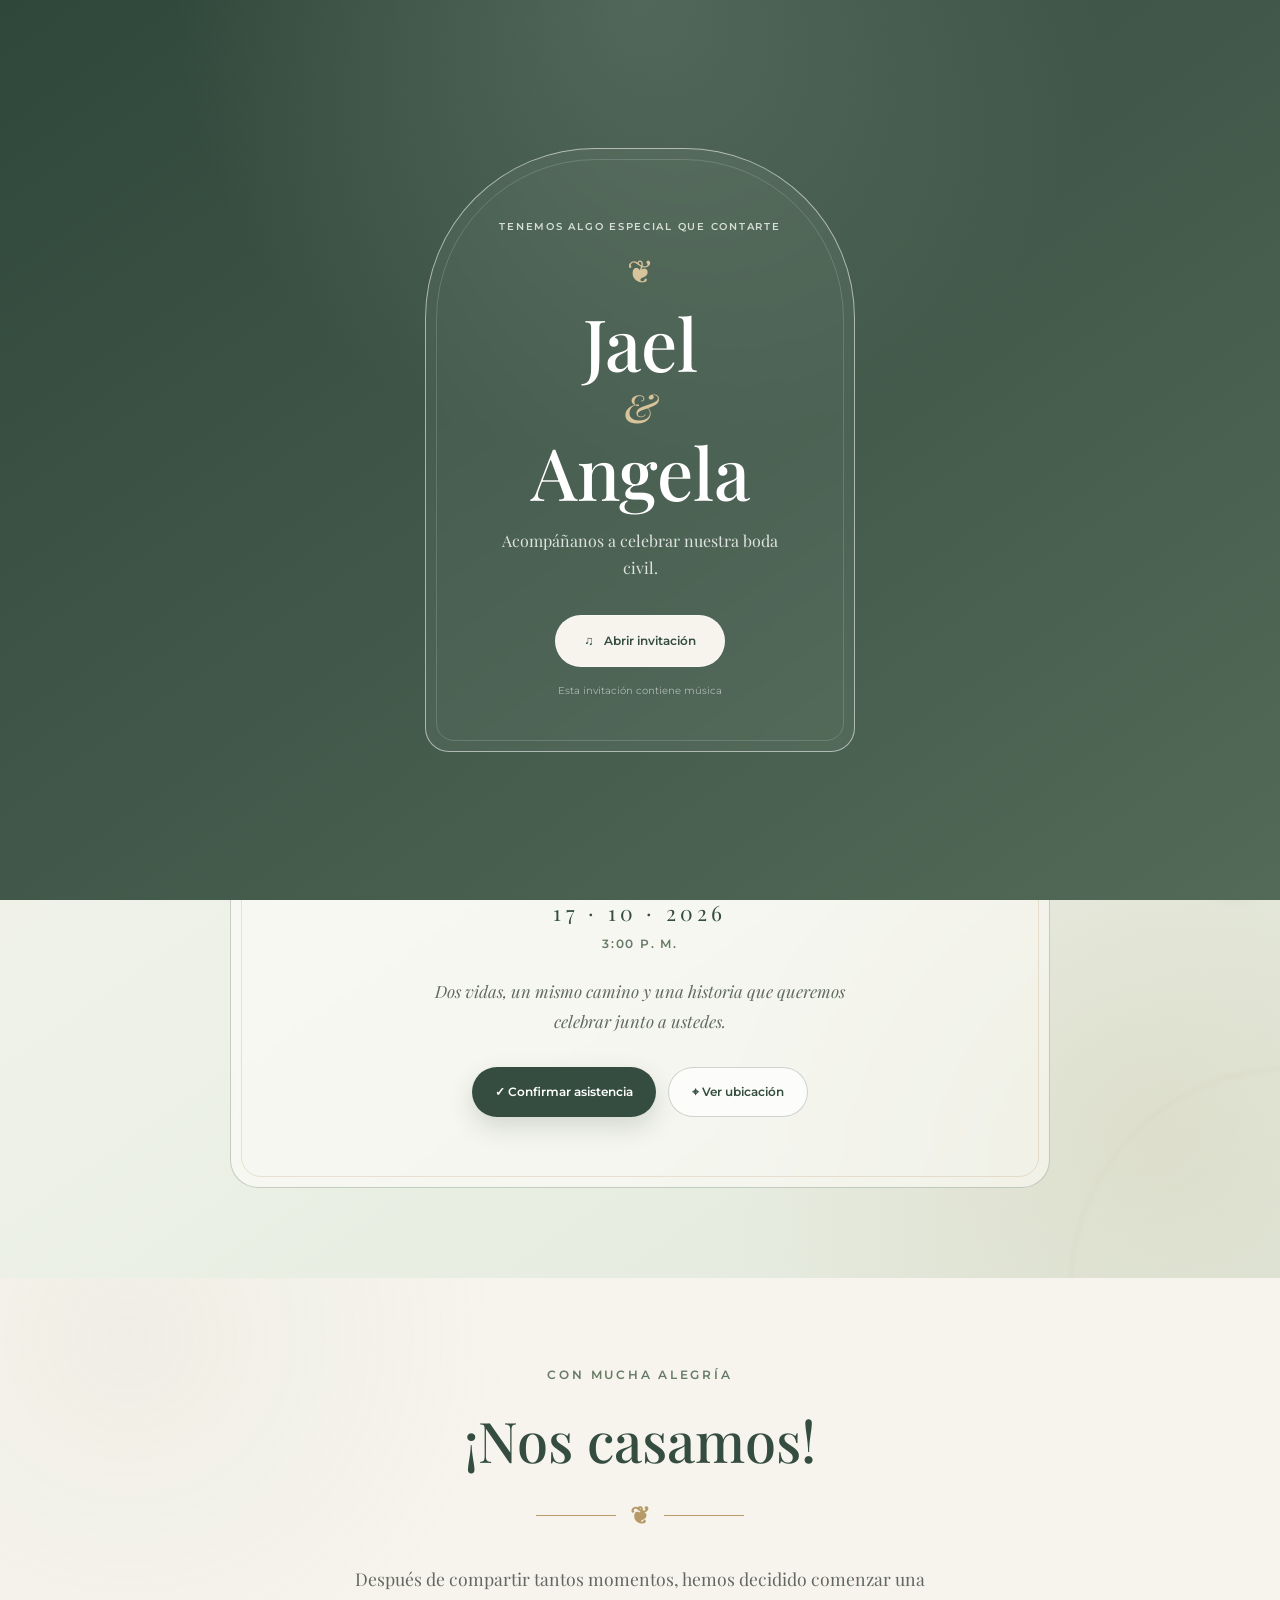
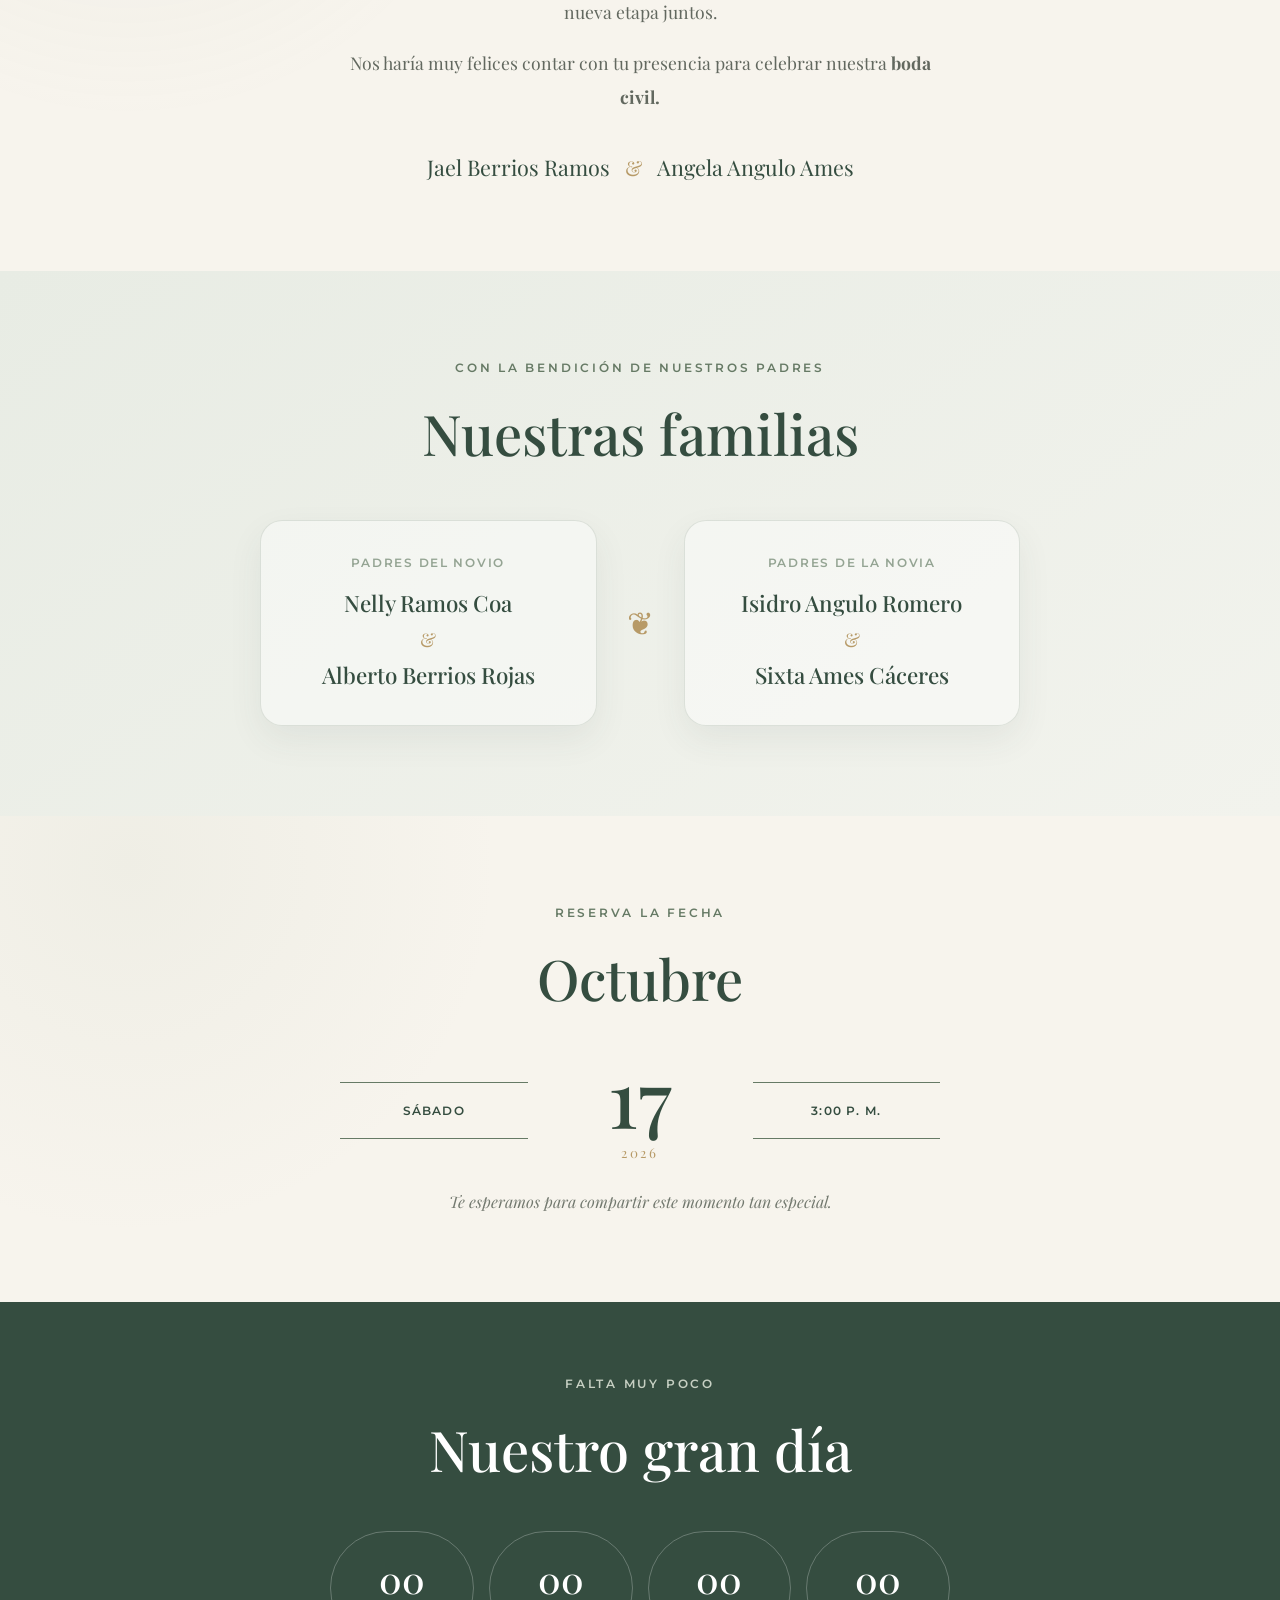
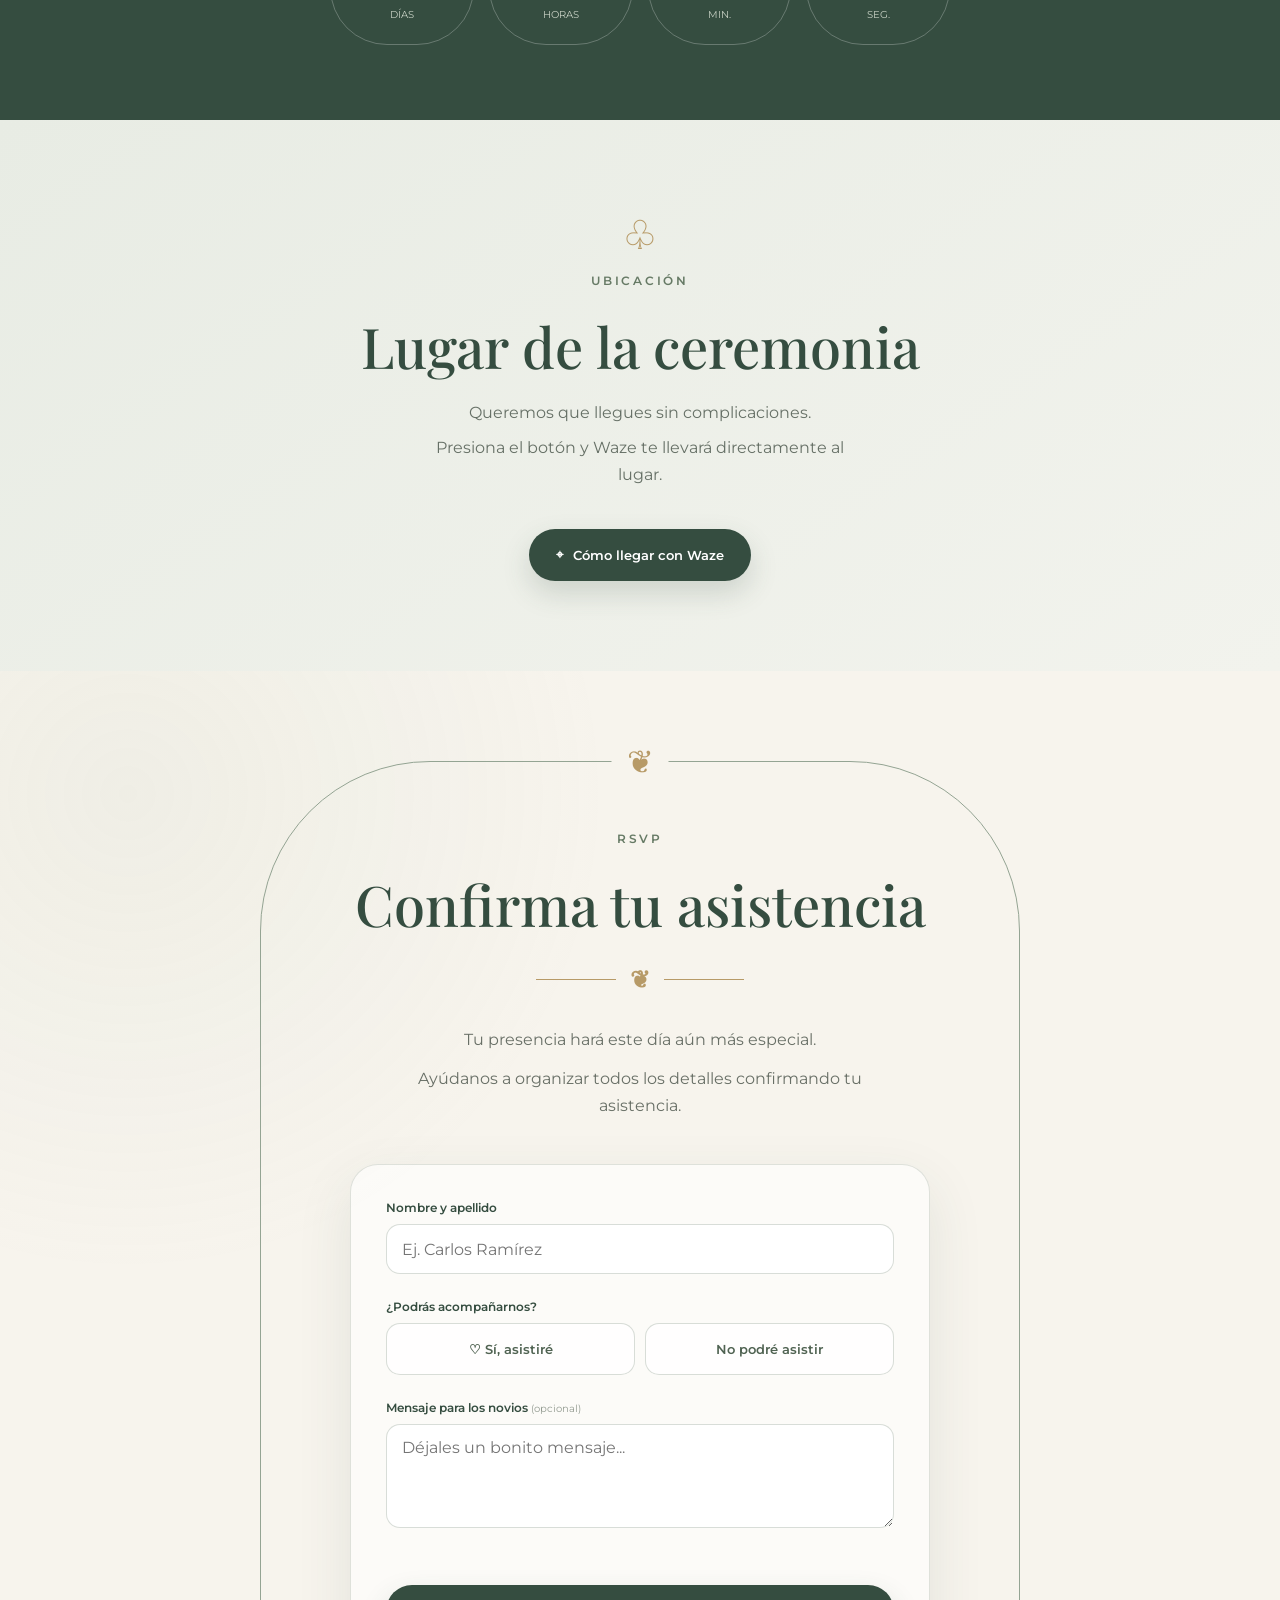
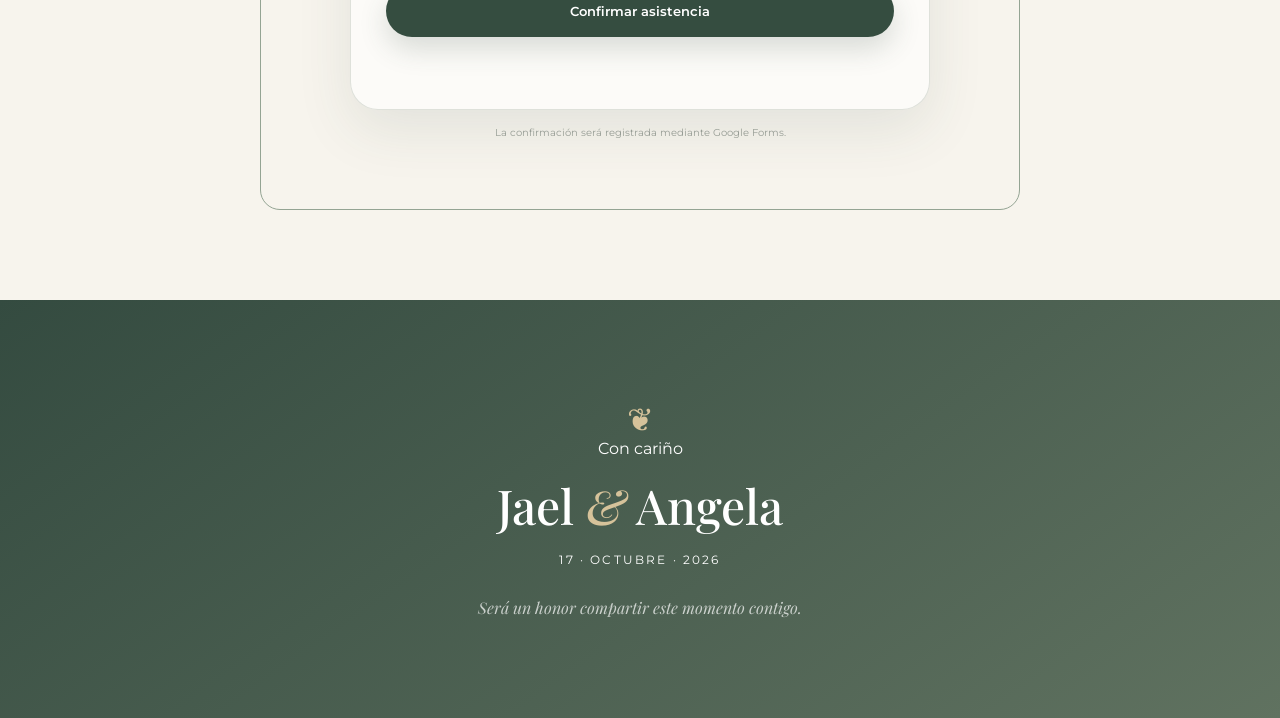
<file: jael-angela/index.html>
<!DOCTYPE html>
<html lang="es">

<head>

    <meta charset="UTF-8">

    <meta name="viewport" content="width=device-width, initial-scale=1.0">

    <meta name="theme-color" content="#3D5547">

    <title>
        Jael & Angela | Nuestra Boda Civil
    </title>

    <link rel="preconnect" href="https://fonts.googleapis.com">

    <link rel="preconnect" href="https://fonts.gstatic.com" crossorigin>

    <link
        href="https://fonts.googleapis.com/css2?family=Montserrat:wght@300;400;500;600&family=Playfair+Display:ital,wght@0,500;0,600;1,500&display=swap"
        rel="stylesheet">

    <link rel="stylesheet" href="./css/estilos.css">

</head>

<body>

    <!-- =========================================
     PANTALLA DE BIENVENIDA + MÚSICA
========================================== -->

    <div class="welcome-screen" id="welcomeScreen">

        <div class="welcome-card">

            <span class="welcome-small">
                TENEMOS ALGO ESPECIAL QUE CONTARTE
            </span>

            <div class="welcome-ornament">
                ❦
            </div>

            <h2>
                Jael
                <span>&</span>
                Angela
            </h2>

            <p>
                Acompáñanos a celebrar
                nuestra boda civil.
            </p>

            <button type="button" class="open-invitation-button" id="openInvitationButton">
                <span>♫</span>
                Abrir invitación
            </button>

            <small>
                Esta invitación contiene música
            </small>

        </div>

    </div>


    <!-- =========================================
     AUDIO
========================================== -->

    <audio id="weddingMusic" preload="auto" loop>

        <source src="./audio/golden-hour.mp3" type="audio/mpeg">

    </audio>


    <!-- =========================================
     CONTROL FLOTANTE DE MÚSICA
========================================== -->

    <button type="button" class="music-control" id="musicControl" aria-label="Activar o silenciar música"
        title="Música">

        <span id="musicIcon">
            ♫
        </span>

    </button>


    <!-- =========================================
         PORTADA
    ========================================== -->

    <!-- =========================================
     PORTADA PRINCIPAL CON FOTO
========================================== -->

    <header class="hero-wedding" id="inicio">

        <div class="hero-wedding-glow hero-glow-one"></div>
        <div class="hero-wedding-glow hero-glow-two"></div>


        <div class="hero-wedding-frame">

            <div class="hero-wedding-content reveal">


                <span class="hero-kicker">
                    NUESTRA BODA CIVIL
                </span>


                <!-- FOTO DE LOS NOVIOS -->

                <div class="wedding-photo-wrapper">

                    <div class="wedding-photo-decoration"></div>

                    <div class="wedding-photo-frame">

                        <img src="./img/novios.jpg" alt="Jael y Angela">

                    </div>

                </div>


                <!-- NOMBRES -->

                <h1 class="hero-couple-names">

                    Jael

                    <span>
                        &
                    </span>

                    Angela

                </h1>


                <div class="hero-floral-divider">

                    <span></span>

                    <b>
                        ❦
                    </b>

                    <span></span>

                </div>


                <p class="hero-wedding-date">
                    17 · 10 · 2026
                </p>


                <p class="hero-wedding-time">
                    3:00 P. M.
                </p>


                <p class="hero-wedding-message">

                    Dos vidas, un mismo camino
                    y una historia que queremos
                    celebrar junto a ustedes.

                </p>


                <div class="hero-wedding-actions">

                    <a href="#confirmacion" class="hero-button hero-button-primary">
                        ✓ Confirmar asistencia
                    </a>


                    <a href="#ubicacion" class="hero-button hero-button-secondary">
                        ⌖ Ver ubicación
                    </a>

                </div>


            </div>

        </div>

    </header>



    <!-- =========================================
         INVITACIÓN
    ========================================== -->

    <main>


        <section class="section invitation-section" id="invitacion">

            <div class="section-content reveal">


                <span class="section-small-title">
                    CON MUCHA ALEGRÍA
                </span>


                <h2>
                    ¡Nos casamos!
                </h2>


                <div class="leaf-divider">

                    <span></span>

                    <b>❦</b>

                    <span></span>

                </div>


                <p class="invitation-text">

                    Después de compartir tantos momentos,
                    hemos decidido comenzar una nueva etapa
                    juntos.

                </p>


                <p class="invitation-text">

                    Nos haría muy felices contar con tu
                    presencia para celebrar nuestra

                    <strong>
                        boda civil.
                    </strong>

                </p>


                <div class="couple-names">

                    <span>
                        Jael Berrios Ramos
                    </span>

                    <small>
                        &
                    </small>

                    <span>
                        Angela Angulo Ames
                    </span>

                </div>


            </div>

        </section>



        <!-- =========================================
             PADRES
        ========================================== -->

        <section class="section parents-section">

            <div class="section-content reveal">


                <span class="section-small-title">
                    CON LA BENDICIÓN DE NUESTROS PADRES
                </span>


                <h2>
                    Nuestras familias
                </h2>


                <div class="parents-grid">


                    <article class="parent-card">

                        <span class="family-label">
                            Padres del novio
                        </span>

                        <h3>
                            Nelly Ramos Coa
                        </h3>

                        <span class="ampersand">
                            &
                        </span>

                        <h3>
                            Alberto Berrios Rojas
                        </h3>

                    </article>


                    <div class="parents-ornament">
                        ❦
                    </div>


                    <article class="parent-card">

                        <span class="family-label">
                            Padres de la novia
                        </span>

                        <h3>
                            Isidro Angulo Romero
                        </h3>

                        <span class="ampersand">
                            &
                        </span>

                        <h3>
                            Sixta Ames Cáceres
                        </h3>

                    </article>


                </div>

            </div>

        </section>



        <!-- =========================================
             FECHA
        ========================================== -->

        <section class="section event-section">

            <div class="section-content reveal">

                <span class="section-small-title">
                    RESERVA LA FECHA
                </span>


                <h2>
                    Octubre
                </h2>


                <div class="date-card">

                    <div class="date-side">

                        <span>
                            SÁBADO
                        </span>

                    </div>


                    <div class="date-number">

                        <strong>
                            17
                        </strong>

                        <small>
                            2026
                        </small>

                    </div>


                    <div class="date-side">

                        <span>
                            3:00 P. M.
                        </span>

                    </div>

                </div>


                <p class="event-note">

                    Te esperamos para compartir
                    este momento tan especial.

                </p>

            </div>

        </section>



        <!-- =========================================
             CUENTA REGRESIVA
        ========================================== -->

        <section class="countdown-section">

            <div class="section-content reveal">

                <span class="section-small-title light">
                    FALTA MUY POCO
                </span>


                <h2>
                    Nuestro gran día
                </h2>


                <div class="countdown" id="countdown">


                    <div>

                        <strong id="days">
                            00
                        </strong>

                        <span>
                            Días
                        </span>

                    </div>


                    <div>

                        <strong id="hours">
                            00
                        </strong>

                        <span>
                            Horas
                        </span>

                    </div>


                    <div>

                        <strong id="minutes">
                            00
                        </strong>

                        <span>
                            Min.
                        </span>

                    </div>


                    <div>

                        <strong id="seconds">
                            00
                        </strong>

                        <span>
                            Seg.
                        </span>

                    </div>


                </div>

            </div>

        </section>



        <!-- =========================================
             UBICACIÓN
        ========================================== -->

        <section class="section location-section" id="ubicacion">

            <div class="section-content reveal">


                <span class="location-icon">
                    ♧
                </span>


                <span class="section-small-title">
                    UBICACIÓN
                </span>


                <h2>
                    Lugar de la ceremonia
                </h2>


                <p>

                    Queremos que llegues sin
                    complicaciones.

                </p>


                <p class="location-help">

                    Presiona el botón y Waze
                    te llevará directamente al lugar.

                </p>


                <a class="main-button"
                    href="https://waze.com/ul?ll=-16.454801559448242%2C-71.5513687133789&navigate=yes" target="_blank"
                    rel="noopener noreferrer">

                    <span>
                        ⌖
                    </span>

                    Cómo llegar con Waze

                </a>


            </div>

        </section>



        <!-- =========================================
             CONFIRMACIÓN
        ========================================== -->

        <section class="section confirmation-section" id="confirmacion">

            <div class="section-content reveal">


                <div class="confirmation-frame">


                    <span class="section-small-title">
                        RSVP
                    </span>


                    <h2>
                        Confirma tu asistencia
                    </h2>


                    <div class="leaf-divider">

                        <span></span>

                        <b>❦</b>

                        <span></span>

                    </div>


                    <p>

                        Tu presencia hará este día
                        aún más especial.

                    </p>


                    <p>

                        Ayúdanos a organizar todos
                        los detalles confirmando
                        tu asistencia.

                    </p>


                    <!-- =========================================
     FORMULARIO RSVP
========================================== -->

                    <div class="rsvp-card">

                        <div class="rsvp-form" id="rsvpFormContainer">

                            <div class="rsvp-question">

                                <label for="mainGuest">
                                    Nombre y apellido
                                </label>

                                <input type="text" id="mainGuest" maxlength="80" placeholder="Ej. Carlos Ramírez"
                                    autocomplete="name">

                            </div>


                            <div class="rsvp-question">

                                <label>
                                    ¿Podrás acompañarnos?
                                </label>

                                <div class="attendance-options">

                                    <button type="button" class="attendance-option" data-status="CONFIRMADO">
                                        ♡ Sí, asistiré
                                    </button>

                                    <button type="button" class="attendance-option" data-status="NO ASISTIRÁ">
                                        No podré asistir
                                    </button>

                                </div>

                            </div>


                            <div class="guest-section hidden" id="guestSection">

                                <div class="rsvp-question">

                                    <label for="guestQuantity">
                                        ¿Cuántas personas asistirán?
                                    </label>

                                    <select id="guestQuantity">

                                        <option value="1">
                                            1 persona
                                        </option>

                                        <option value="2">
                                            2 personas
                                        </option>

                                    </select>

                                </div>


                                <div class="guest-names" id="guestNames"></div>

                            </div>


                            <div class="rsvp-question">

                                <label for="rsvpMessage">
                                    Mensaje para los novios
                                    <small>(opcional)</small>
                                </label>

                                <textarea id="rsvpMessage" maxlength="250" rows="4"
                                    placeholder="Déjales un bonito mensaje..."></textarea>

                            </div>


                            <button type="button" class="main-button rsvp-submit" id="submitRsvp">
                                Confirmar asistencia
                            </button>


                            <div class="rsvp-status" id="rsvpStatus" aria-live="polite"></div>

                        </div>


                        <!-- RESULTADO -->

                        <div class="rsvp-success hidden" id="rsvpSuccess">

                            <span class="success-check">
                                ✓
                            </span>

                            <span class="section-small-title">
                                CONFIRMACIÓN REGISTRADA
                            </span>

                            <h3>
                                ¡Nos vemos en la boda!
                            </h3>

                            <p id="successMessage"></p>


                            <!-- PASE DIGITAL -->

                            <div class="digital-pass" id="digitalPass">

                                <span class="pass-small">
                                    BODA CIVIL
                                </span>

                                <h3>
                                    Jael
                                    <span>&</span>
                                    Angela
                                </h3>

                                <div class="pass-divider">
                                    ❦
                                </div>

                                <p class="pass-title">
                                    PASE DE INVITACIÓN
                                </p>

                                <strong class="pass-quantity" id="passQuantity">
                                    Pase válido para 1 persona
                                </strong>

                                <div class="pass-guests" id="passGuests"></div>

                                <div class="pass-event">

                                    <span>
                                        17 · OCTUBRE · 2026
                                    </span>

                                    <span>
                                        3:00 P. M.
                                    </span>

                                </div>

                                <div class="pass-code">

                                    Código

                                    <strong id="passCode">
                                        JA-0000
                                    </strong>

                                </div>

                            </div>


                            <button type="button" class="main-button" id="downloadPass">
                                ↓ Descargar mi pase
                            </button>

                        </div>

                    </div>


                    <!-- CONEXIÓN OCULTA CON GOOGLE -->

                    <iframe name="rsvpReceiver" id="rsvpReceiver" class="rsvp-iframe"
                        title="Procesamiento de confirmación"></iframe>


                    <form id="rsvpBridgeForm"
                        action="https://script.google.com/macros/s/AKfycbzFUN9d0MjkRHco6NWy_ouE1hRlnUusKA5ec4TmjV6EDqjpsCrBlxZCD7uB85QOJ4tW/exec"
                        method="POST" target="rsvpReceiver" class="rsvp-bridge">

                        <input type="hidden" name="payload" id="rsvpPayload">

                    </form>


                    <small class="confirmation-note">

                        La confirmación será registrada
                        mediante Google Forms.

                    </small>


                </div>

            </div>

        </section>



        <!-- =========================================
             CIERRE
        ========================================== -->

        <section class="final-section">

            <div class="final-content reveal">

                <span class="final-ornament">
                    ❦
                </span>


                <p>
                    Con cariño
                </p>


                <h2>

                    Jael

                    <span>&</span>

                    Angela

                </h2>


                <p class="final-date">
                    17 · OCTUBRE · 2026
                </p>


                <p class="final-message">

                    Será un honor compartir
                    este momento contigo.

                </p>

            </div>

        </section>


    </main>



    <script src="./js/script.js"></script>
    <script src="./js/musica.js"></script>
    <script src="./js/rsvp.js"></script>

</body>

</html>
</file>
<file: jael-angela/css/estilos.css>
/* ==============================================
   VARIABLES
============================================== */

:root {

    --olive-dark: #354D40;
    --olive: #667A65;
    --sage: #94A493;
    --sage-light: #C7D0C3;

    --cream: #F7F4ED;
    --cream-dark: #EEE9DF;

    --gold: #B79A67;

    --text: #313831;
    --white: #FFFFFF;

}


/* ==============================================
   RESET
============================================== */

* {
    box-sizing: border-box;
    margin: 0;
    padding: 0;
}


html {
    scroll-behavior: smooth;
}


body {

    background:
        var(--cream);

    color:
        var(--text);

    font-family:
        "Montserrat",
        sans-serif;

    overflow-x:
        hidden;

}


a {
    color: inherit;
}


button,
a {
    -webkit-tap-highlight-color:
        transparent;
}


/* ==============================================
   HERO
============================================== */

.hero {

    position: relative;

    min-height: 720px;

    display: flex;

    align-items: center;
    justify-content: center;

    padding:
        80px 24px;

    overflow: hidden;

    color:
        var(--white);

    text-align: center;

    background:

        radial-gradient(
            circle at center,
            rgba(255,255,255,.09),
            transparent 45%
        ),

        linear-gradient(
            145deg,
            #2F473B,
            #536A58 55%,
            #344B40
        );

}


.hero::before {

    content: "";

    position: absolute;

    inset:
        20px;

    border:
        1px solid
        rgba(255,255,255,.45);

    border-radius:
        180px 180px 20px 20px;

    pointer-events:
        none;

}


.hero::after {

    content: "";

    position: absolute;

    width:
        480px;

    height:
        480px;

    bottom:
        -340px;

    border:
        1px solid
        rgba(255,255,255,.15);

    border-radius:
        50%;

}


.hero-content {

    position: relative;

    z-index: 2;

    max-width:
        700px;

}


.eyebrow,
.section-small-title {

    display: block;

    margin-bottom:
        20px;

    font-size:
        .72rem;

    font-weight:
        600;

    letter-spacing:
        .24em;

}


.hero h1 {

    margin:
        18px 0;

    font-family:
        "Playfair Display",
        serif;

    font-size:
        clamp(
            3.7rem,
            11vw,
            6.8rem
        );

    font-weight:
        500;

    line-height:
        .94;

}


.hero h1 span {

    display: block;

    margin:
        12px;

    color:
        #D5C39E;

    font-size:
        .48em;

    font-style:
        italic;

}


.rings {

    color:
        #D5C39E;

    font-size:
        2rem;

    letter-spacing:
        -.45em;

}


.ornament {

    margin:
        12px 0;

    color:
        #D5C39E;

    font-size:
        2.2rem;

}


.hero-date {

    margin:
        20px 0;

    font-family:
        "Playfair Display",
        serif;

    font-size:
        1.4rem;

    letter-spacing:
        .18em;

}


.hero-message {

    max-width:
        470px;

    margin:
        25px auto;

    color:
        rgba(255,255,255,.82);

    font-family:
        "Playfair Display",
        serif;

    font-size:
        1.12rem;

    font-style:
        italic;

    line-height:
        1.8;

}


.scroll-button {

    width:
        48px;

    height:
        48px;

    display:
        inline-flex;

    align-items: center;
    justify-content: center;

    margin-top:
        20px;

    border:
        1px solid
        rgba(255,255,255,.55);

    border-radius:
        50%;

    color:
        white;

    text-decoration:
        none;

}


.hero-decoration {

    position: absolute;

    color:
        rgba(255,255,255,.12);

    font-family:
        "Playfair Display",
        serif;

    font-size:
        15rem;

}


.hero-decoration-left {

    left:
        -60px;

    bottom:
        -30px;

}


.hero-decoration-right {

    right:
        -60px;

    top:
        -40px;

    transform:
        rotate(180deg);

}


/* ==============================================
   SECCIONES
============================================== */

.section {

    padding:
        90px 24px;

}


.section-content {

    max-width:
        760px;

    margin:
        0 auto;

    text-align:
        center;

}


.section-small-title {

    color:
        var(--olive);

}


.section h2,
.countdown-section h2 {

    margin-bottom:
        20px;

    color:
        var(--olive-dark);

    font-family:
        "Playfair Display",
        serif;

    font-size:
        clamp(
            2.3rem,
            7vw,
            3.5rem
        );

    font-weight:
        500;

}


.leaf-divider {

    display: flex;

    align-items: center;
    justify-content: center;

    gap:
        14px;

    max-width:
        300px;

    margin:
        24px auto 32px;

    color:
        var(--gold);

}


.leaf-divider span {

    width:
        80px;

    height:
        1px;

    background:
        var(--gold);

}


.leaf-divider b {

    font-size:
        1.5rem;

}


/* ==============================================
   INVITACIÓN
============================================== */

.invitation-section {

    background:
        var(--cream);

}


.invitation-text {

    max-width:
        620px;

    margin:
        18px auto;

    color:
        #62685F;

    font-family:
        "Playfair Display",
        serif;

    font-size:
        1.1rem;

    line-height:
        1.9;

}


.couple-names {

    display: flex;

    align-items: center;
    justify-content: center;

    flex-wrap: wrap;

    gap:
        15px;

    margin-top:
        40px;

    color:
        var(--olive-dark);

    font-family:
        "Playfair Display",
        serif;

    font-size:
        1.35rem;

}


.couple-names small {

    color:
        var(--gold);

    font-size:
        1.3rem;

}


/* ==============================================
   PADRES
============================================== */

.parents-section {

    background:
        #EAEDE6;

}


.parents-grid {

    display: grid;

    grid-template-columns:
        1fr auto 1fr;

    gap:
        30px;

    align-items: center;

    margin-top:
        50px;

}


.parent-card {

    padding:
        35px 20px;

}


.family-label {

    display: block;

    margin-bottom:
        18px;

    color:
        var(--sage);

    font-size:
        .72rem;

    font-weight:
        600;

    letter-spacing:
        .15em;

    text-transform:
        uppercase;

}


.parent-card h3 {

    color:
        var(--olive-dark);

    font-family:
        "Playfair Display",
        serif;

    font-size:
        1.4rem;

    font-weight:
        500;

}


.ampersand {

    display: block;

    margin:
        8px;

    color:
        var(--gold);

    font-family:
        "Playfair Display",
        serif;

    font-size:
        1.2rem;

}


.parents-ornament {

    color:
        var(--gold);

    font-size:
        2rem;

}


/* ==============================================
   FECHA
============================================== */

.event-section {

    background:
        var(--cream);

}


.date-card {

    max-width:
        600px;

    display: grid;

    grid-template-columns:
        1fr 1.2fr 1fr;

    align-items: center;

    margin:
        45px auto 30px;

}


.date-side {

    padding:
        20px 10px;

    border-top:
        1px solid
        var(--olive);

    border-bottom:
        1px solid
        var(--olive);

    color:
        var(--olive-dark);

    font-size:
        .76rem;

    font-weight:
        600;

    letter-spacing:
        .1em;

}


.date-number {

    color:
        var(--olive-dark);

    font-family:
        "Playfair Display",
        serif;

}


.date-number strong {

    display: block;

    font-size:
        5rem;

    font-weight:
        500;

    line-height:
        .9;

}


.date-number small {

    display: block;

    margin-top:
        12px;

    color:
        var(--gold);

    letter-spacing:
        .2em;

}


.event-note {

    color:
        #73796F;

    font-family:
        "Playfair Display",
        serif;

    font-style:
        italic;

}


/* ==============================================
   COUNTDOWN
============================================== */

.countdown-section {

    padding:
        75px 20px;

    color:
        white;

    background:
        var(--olive-dark);

}


.countdown-section h2 {

    color:
        white;

}


.section-small-title.light {

    color:
        var(--sage-light);

}


.countdown {

    display: grid;

    grid-template-columns:
        repeat(4, 1fr);

    gap:
        15px;

    max-width:
        620px;

    margin:
        45px auto 0;

}


.countdown div {

    padding:
        22px 10px;

    border:
        1px solid
        rgba(255,255,255,.25);

    border-radius:
        100px;

}


.countdown strong {

    display: block;

    font-family:
        "Playfair Display",
        serif;

    font-size:
        2.3rem;

    font-weight:
        500;

}


.countdown span {

    color:
        var(--sage-light);

    font-size:
        .65rem;

    text-transform:
        uppercase;

}


/* ==============================================
   UBICACIÓN
============================================== */

.location-section {

    background:
        #E9ECE5;

}


.location-icon {

    display: block;

    margin-bottom:
        15px;

    color:
        var(--gold);

    font-size:
        2.5rem;

}


.location-section p {

    margin:
        12px auto;

    color:
        #667066;

}


.location-help {

    max-width:
        430px;

    line-height:
        1.7;

}


/* ==============================================
   BOTÓN
============================================== */

.main-button {

    min-height:
        52px;

    display:
        inline-flex;

    align-items: center;
    justify-content: center;

    gap:
        10px;

    margin-top:
        28px;

    padding:
        0 27px;

    border:
        0;

    border-radius:
        50px;

    background:
        var(--olive-dark);

    color:
        white;

    font-family:
        "Montserrat",
        sans-serif;

    font-size:
        .82rem;

    font-weight:
        600;

    text-decoration:
        none;

    cursor:
        pointer;

    transition:
        transform .25s ease,
        background .25s ease;

}


.main-button:hover {

    background:
        var(--olive);

    transform:
        translateY(-2px);

}


/* ==============================================
   CONFIRMACIÓN
============================================== */

.confirmation-section {

    background:
        var(--cream);

}


.confirmation-frame {

    position: relative;

    padding:
        70px 30px;

    border:
        1px solid
        var(--sage);

    border-radius:
        170px 170px 20px 20px;

}


.confirmation-frame::before {

    content: "❦";

    position: absolute;

    top:
        -20px;

    left:
        50%;

    padding:
        0 15px;

    background:
        var(--cream);

    color:
        var(--gold);

    font-size:
        2rem;

    transform:
        translateX(-50%);

}


.confirmation-frame p {

    max-width:
        500px;

    margin:
        12px auto;

    color:
        #686F66;

    line-height:
        1.7;

}


.confirmation-note {

    display: block;

    margin-top:
        16px;

    color:
        #969C94;

    font-size:
        .65rem;

}


/* ==============================================
   FINAL
============================================== */

.final-section {

    padding:
        100px 24px;

    color:
        white;

    text-align:
        center;

    background:
        linear-gradient(
            145deg,
            #344B40,
            #607260
        );

}


.final-content {

    max-width:
        600px;

    margin:
        auto;

}


.final-ornament {

    color:
        #D6C29A;

    font-size:
        2rem;

}


.final-section h2 {

    margin:
        15px 0;

    font-family:
        "Playfair Display",
        serif;

    font-size:
        3rem;

    font-weight:
        500;

}


.final-section h2 span {

    color:
        #D6C29A;

    font-style:
        italic;

}


.final-date {

    letter-spacing:
        .18em;

    font-size:
        .75rem;

}


.final-message {

    margin-top:
        30px;

    color:
        rgba(255,255,255,.7);

    font-family:
        "Playfair Display",
        serif;

    font-style:
        italic;

}


/* ==============================================
   ANIMACIONES
============================================== */

.reveal {

    opacity: 0;

    transform:
        translateY(25px);

    transition:
        opacity .8s ease,
        transform .8s ease;

}


.reveal.visible {

    opacity: 1;

    transform:
        translateY(0);

}


/* ==============================================
   MOBILE
============================================== */

@media (
    max-width: 650px
) {

    .hero {

        min-height:
            680px;

    }


    .hero::before {

        inset:
            14px;

        border-radius:
            150px 150px 18px 18px;

    }


    .parents-grid {

        grid-template-columns:
            1fr;

        gap:
            5px;

    }


    .parents-ornament {

        transform:
            rotate(90deg);

    }


    .date-card {

        grid-template-columns:
            1fr 1.1fr 1fr;

    }


    .date-number strong {

        font-size:
            4rem;

    }


    .date-side {

        padding:
            15px 4px;

        font-size:
            .63rem;

    }


    .countdown {

        gap:
            8px;

    }


    .countdown div {

        padding:
            18px 5px;

    }


    .countdown strong {

        font-size:
            1.65rem;

    }


    .confirmation-frame {

        padding:
            60px 22px;

        border-radius:
            120px 120px 16px 16px;

    }

}


/* ==============================================
   REDUCIR MOVIMIENTO
============================================== */

@media (
    prefers-reduced-motion: reduce
) {

    html {
        scroll-behavior:
            auto;
    }


    .reveal {

        opacity: 1;

        transform: none;

        transition: none;

    }

}

/* ==============================================
   PANTALLA DE BIENVENIDA
============================================== */

.welcome-screen {

    position: fixed;

    inset: 0;

    z-index: 9999;

    display: flex;

    align-items: center;
    justify-content: center;

    padding: 25px;

    background:
        radial-gradient(
            circle at top,
            rgba(148, 164, 147, .28),
            transparent 42%
        ),
        linear-gradient(
            145deg,
            #2F473B,
            #536A58
        );

    transition:
        opacity .7s ease,
        visibility .7s ease;

}


.welcome-screen.hidden {

    opacity: 0;

    visibility: hidden;

    pointer-events: none;

}


.welcome-card {

    position: relative;

    width: min(
        100%,
        430px
    );

    padding:
        70px 30px
        55px;

    border:
        1px solid
        rgba(
            255,
            255,
            255,
            .55
        );

    border-radius:
        170px 170px
        24px 24px;

    color:
        #FFFFFF;

    text-align:
        center;

    background:
        rgba(
            255,
            255,
            255,
            .05
        );

    backdrop-filter:
        blur(5px);

}


.welcome-card::before {

    content: "";

    position: absolute;

    inset: 10px;

    border:
        1px solid
        rgba(
            255,
            255,
            255,
            .16
        );

    border-radius:
        160px 160px
        18px 18px;

    pointer-events: none;

}


.welcome-small {

    position: relative;

    z-index: 2;

    display: block;

    margin-bottom:
        16px;

    color:
        #D6DFD3;

    font-size:
        .64rem;

    font-weight:
        600;

    letter-spacing:
        .17em;

    line-height:
        1.6;

}


.welcome-ornament {

    position: relative;

    z-index: 2;

    margin-bottom:
        10px;

    color:
        #D8C49B;

    font-size:
        2rem;

}


.welcome-card h2 {

    position: relative;

    z-index: 2;

    margin:
        15px 0;

    font-family:
        "Playfair Display",
        serif;

    font-size:
        clamp(
            2.8rem,
            12vw,
            4.5rem
        );

    font-weight:
        500;

    line-height:
        1;

}


.welcome-card h2 span {

    display: block;

    margin:
        9px 0;

    color:
        #D8C49B;

    font-size:
        .55em;

    font-style:
        italic;

}


.welcome-card p {

    position: relative;

    z-index: 2;

    max-width:
        290px;

    margin:
        20px auto 5px;

    color:
        rgba(
            255,
            255,
            255,
            .82
        );

    font-family:
        "Playfair Display",
        serif;

    font-size:
        1rem;

    line-height:
        1.7;

}


.open-invitation-button {

    position: relative;

    z-index: 2;

    min-height:
        52px;

    display:
        inline-flex;

    align-items: center;
    justify-content: center;

    gap:
        10px;

    margin-top:
        28px;

    padding:
        0 28px;

    border:
        1px solid
        rgba(
            255,
            255,
            255,
            .4
        );

    border-radius:
        100px;

    background:
        #F7F4ED;

    color:
        #354D40;

    font-family:
        "Montserrat",
        sans-serif;

    font-size:
        .78rem;

    font-weight:
        600;

    cursor:
        pointer;

    transition:
        transform .25s ease,
        background .25s ease;

}


.open-invitation-button:hover {

    transform:
        translateY(-2px);

    background:
        #FFFFFF;

}


.welcome-card small {

    position: relative;

    z-index: 2;

    display: block;

    margin-top:
        17px;

    color:
        rgba(
            255,
            255,
            255,
            .55
        );

    font-size:
        .62rem;

}


/* ==============================================
   BOTÓN FLOTANTE DE MÚSICA
============================================== */

.music-control {

    position: fixed;

    right: 20px;

    bottom: 20px;

    z-index: 900;

    width: 52px;

    height: 52px;

    display: flex;

    align-items: center;
    justify-content: center;

    border:
        1px solid
        rgba(
            255,
            255,
            255,
            .3
        );

    border-radius:
        50%;

    background:
        #354D40;

    color:
        #FFFFFF;

    font-size:
        1.25rem;

    cursor:
        pointer;

    box-shadow:
        0 8px 25px
        rgba(
            0,
            0,
            0,
            .16
        );

    transition:
        transform .25s ease,
        background .25s ease;

}


.music-control:hover {

    transform:
        scale(1.06);

    background:
        #667A65;

}


.music-control.muted {

    background:
        #94A493;

    opacity:
        .85;

}


.music-control.playing #musicIcon {

    animation:
        musicPulse
        1.5s
        ease-in-out
        infinite;

}


@keyframes musicPulse {

    0%,
    100% {

        transform:
            scale(1);

    }

    50% {

        transform:
            scale(1.18);

    }

}


@media (
    max-width: 650px
) {

    .welcome-card {

        padding:
            65px 24px
            48px;

        border-radius:
            130px 130px
            20px 20px;

    }


    .music-control {

        right: 16px;

        bottom: 16px;

        width: 48px;

        height: 48px;

    }

}

/* =========================================================
   NUEVA PORTADA - FOTO DE LOS NOVIOS
========================================================= */

.hero-wedding {

    position: relative;

    overflow: hidden;

    min-height: 760px;

    display: flex;

    align-items: center;
    justify-content: center;

    padding:
        90px 24px;

    background:

        radial-gradient(
            circle at 12% 12%,
            rgba(169, 185, 160, .38),
            transparent 32%
        ),

        radial-gradient(
            circle at 90% 88%,
            rgba(183, 154, 103, .15),
            transparent 27%
        ),

        linear-gradient(
            145deg,
            #F8F4EC 0%,
            #EDF1E7 55%,
            #E1E8DB 100%
        );

}


/* MARCO EXTERIOR */

.hero-wedding-frame {

    position: relative;

    z-index: 2;

    width: min(
        100%,
        820px
    );

    padding:
        70px 30px;

    border:
        1px solid
        rgba(
            79,
            107,
            79,
            .30
        );

    border-radius:
        260px 260px 28px 28px;

    background:
        rgba(
            255,
            253,
            249,
            .54
        );

    backdrop-filter:
        blur(4px);

}


.hero-wedding-frame::before {

    content: "";

    position: absolute;

    inset: 10px;

    border:
        1px solid
        rgba(
            183,
            154,
            103,
            .24
        );

    border-radius:
        250px 250px 20px 20px;

    pointer-events: none;

}


/* CONTENIDO */

.hero-wedding-content {

    position: relative;

    z-index: 3;

    max-width:
        670px;

    margin:
        0 auto;

    text-align: center;

}


.hero-kicker {

    display: block;

    margin-bottom:
        28px;

    color:
        #667A65;

    font-size:
        .70rem;

    font-weight:
        600;

    letter-spacing:
        .25em;

}


/* =========================================================
   FOTO
========================================================= */

.wedding-photo-wrapper {

    position: relative;

    width:
        292px;

    margin:
        0 auto 38px;

}


.wedding-photo-frame {

    position: relative;

    z-index: 3;

    width:
        292px;

    height:
        350px;

    padding:
        7px;

    overflow: hidden;

    border:
        1px solid
        rgba(
            255,
            255,
            255,
            .9
        );

    border-radius:
        150px 150px 24px 24px;

    background:
        #FFFFFF;

    box-shadow:
        0 24px 55px
        rgba(
            53,
            77,
            64,
            .20
        );

}


.wedding-photo-frame img {

    width:
        100%;

    height:
        100%;

    display: block;

    object-fit:
        cover;

    border-radius:
        143px 143px 18px 18px;

}


/* MARCO DORADO DETRÁS */

.wedding-photo-decoration {

    position: absolute;

    z-index: 1;

    inset:
        -11px;

    border:
        1px solid
        rgba(
            183,
            154,
            103,
            .58
        );

    border-radius:
        160px 160px 30px 30px;

}


/* DETALLE DECORATIVO */

.wedding-photo-wrapper::before {

    content: "❦";

    position: absolute;

    z-index: 4;

    top:
        18px;

    left:
        -32px;

    color:
        #667A65;

    font-size:
        3rem;

    transform:
        rotate(-35deg);

    opacity:
        .55;

}


.wedding-photo-wrapper::after {

    content: "❦";

    position: absolute;

    z-index: 4;

    right:
        -32px;

    bottom:
        20px;

    color:
        #667A65;

    font-size:
        3rem;

    transform:
        rotate(145deg);

    opacity:
        .55;

}


/* =========================================================
   NOMBRES
========================================================= */

.hero-couple-names {

    margin:
        0;

    color:
        #354D40;

    font-family:
        "Playfair Display",
        serif;

    font-size:
        clamp(
            3rem,
            9vw,
            5.4rem
        );

    font-weight:
        500;

    line-height:
        .98;

}


.hero-couple-names span {

    display: block;

    margin:
        7px 0;

    color:
        #B79A67;

    font-size:
        .54em;

    font-style:
        italic;

}


/* =========================================================
   SEPARADOR
========================================================= */

.hero-floral-divider {

    display: flex;

    align-items: center;
    justify-content: center;

    gap:
        13px;

    max-width:
        240px;

    margin:
        25px auto;

    color:
        #B79A67;

}


.hero-floral-divider span {

    width:
        72px;

    height:
        1px;

    background:
        linear-gradient(
            90deg,
            transparent,
            #B79A67
        );

}


.hero-floral-divider span:last-child {

    background:
        linear-gradient(
            90deg,
            #B79A67,
            transparent
        );

}


.hero-floral-divider b {

    font-size:
        1.4rem;

}


/* =========================================================
   FECHA
========================================================= */

.hero-wedding-date {

    margin:
        0;

    color:
        #354D40;

    font-family:
        "Playfair Display",
        serif;

    font-size:
        1.32rem;

    letter-spacing:
        .20em;

}


.hero-wedding-time {

    margin:
        10px 0 0;

    color:
        #667A65;

    font-size:
        .76rem;

    font-weight:
        600;

    letter-spacing:
        .15em;

}


.hero-wedding-message {

    max-width:
        470px;

    margin:
        25px auto 0;

    color:
        #626B60;

    font-family:
        "Playfair Display",
        serif;

    font-size:
        1.05rem;

    font-style:
        italic;

    line-height:
        1.8;

}


/* =========================================================
   BOTONES PORTADA
========================================================= */

.hero-wedding-actions {

    display: flex;

    flex-wrap: wrap;

    justify-content: center;

    gap:
        12px;

    margin-top:
        30px;

}


.hero-button {

    min-height:
        50px;

    display:
        inline-flex;

    align-items: center;
    justify-content: center;

    padding:
        0 23px;

    border-radius:
        999px;

    font-size:
        .75rem;

    font-weight:
        600;

    text-decoration:
        none;

    transition:
        transform .25s ease,
        box-shadow .25s ease,
        background .25s ease;

}


.hero-button-primary {

    background:
        #354D40;

    color:
        #FFFFFF;

    box-shadow:
        0 10px 25px
        rgba(
            53,
            77,
            64,
            .18
        );

}


.hero-button-secondary {

    border:
        1px solid
        rgba(
            53,
            77,
            64,
            .24
        );

    background:
        rgba(
            255,
            255,
            255,
            .72
        );

    color:
        #354D40;

}


.hero-button:hover {

    transform:
        translateY(-2px);

}


/* =========================================================
   MANCHAS DECORATIVAS DE FONDO
========================================================= */

.hero-wedding-glow {

    position: absolute;

    border-radius:
        50%;

    filter:
        blur(2px);

    pointer-events:
        none;

}


.hero-glow-one {

    width:
        370px;

    height:
        370px;

    top:
        -180px;

    left:
        -150px;

    border:
        1px solid
        rgba(
            79,
            107,
            79,
            .13
        );

}


.hero-glow-two {

    width:
        440px;

    height:
        440px;

    right:
        -230px;

    bottom:
        -230px;

    border:
        1px solid
        rgba(
            183,
            154,
            103,
            .16
        );

}


/* =========================================================
   MEJORAR VISUALMENTE LAS SECCIONES EXISTENTES
========================================================= */

.invitation-section,
.event-section,
.confirmation-section {

    position: relative;

    background:

        radial-gradient(
            circle at 10% 10%,
            rgba(169, 185, 160, .10),
            transparent 30%
        ),

        #F7F4ED;

}


.parents-section,
.location-section {

    position: relative;

    background:

        linear-gradient(
            145deg,
            #E8ECE4,
            #F2F3ED
        );

}


/* TARJETAS PADRES */

.parent-card {

    border:
        1px solid
        rgba(
            102,
            122,
            101,
            .18
        );

    border-radius:
        22px;

    background:
        rgba(
            255,
            255,
            255,
            .42
        );

    box-shadow:
        0 14px 35px
        rgba(
            53,
            77,
            64,
            .07
        );

}


/* BOTONES PRINCIPALES */

.main-button {

    box-shadow:
        0 12px 28px
        rgba(
            53,
            77,
            64,
            .18
        );

}


/* =========================================================
   MOBILE
========================================================= */

@media (
    max-width: 650px
) {

    .hero-wedding {

        min-height:
            auto;

        padding:
            55px 16px;

    }


    .hero-wedding-frame {

        padding:
            58px 18px 48px;

        border-radius:
            150px 150px 22px 22px;

    }


    .hero-wedding-frame::before {

        border-radius:
            143px 143px 16px 16px;

    }


    .wedding-photo-wrapper,
    .wedding-photo-frame {

        width:
            235px;

    }


    .wedding-photo-frame {

        height:
            285px;

    }


    .wedding-photo-wrapper::before {

        left:
            -20px;

        font-size:
            2.3rem;

    }


    .wedding-photo-wrapper::after {

        right:
            -20px;

        font-size:
            2.3rem;

    }


    .hero-wedding-actions {

        flex-direction:
            column;

        align-items:
            stretch;

    }


    .hero-button {

        width:
            100%;

    }

}

/* =========================================================
   RSVP
========================================================= */

.rsvp-card {

    max-width: 580px;
    margin: 45px auto 0;
    padding: 35px;

    border: 1px solid rgba(102, 122, 101, .20);
    border-radius: 28px;

    background: rgba(255, 255, 255, .60);

    box-shadow:
        0 20px 55px
        rgba(53, 77, 64, .10);

}


.rsvp-question {

    margin-bottom: 25px;
    text-align: left;

}


.rsvp-question label {

    display: block;

    margin-bottom: 9px;

    color: var(--olive-dark);

    font-size: .78rem;
    font-weight: 600;

}


.rsvp-question label small {

    color: #929A90;
    font-weight: 400;

}


.rsvp-question input,
.rsvp-question select,
.rsvp-question textarea {

    width: 100%;

    min-height: 50px;

    padding: 13px 15px;

    border: 1px solid rgba(102, 122, 101, .25);

    border-radius: 14px;

    outline: none;

    background: rgba(255, 255, 255, .88);

    color: #354D40;

    font-family: "Montserrat", sans-serif;

    font-size: 16px;

}


.rsvp-question textarea {

    resize: vertical;

}


.rsvp-question input:focus,
.rsvp-question select:focus,
.rsvp-question textarea:focus {

    border-color: #667A65;

    box-shadow:
        0 0 0 3px
        rgba(102, 122, 101, .10);

}


.attendance-options {

    display: grid;

    grid-template-columns:
        1fr 1fr;

    gap: 10px;

}


.attendance-option {

    min-height: 52px;

    padding: 10px;

    border:
        1px solid
        rgba(102, 122, 101, .25);

    border-radius: 14px;

    background:
        rgba(255, 255, 255, .78);

    color: #506352;

    font-family:
        "Montserrat",
        sans-serif;

    font-weight: 600;

    cursor: pointer;

}


.attendance-option.selected {

    border-color: #354D40;

    background: #354D40;

    color: white;

}


.guest-input {

    width: 100%;

    min-height: 50px;

    margin-top: 10px;

    padding: 13px 15px;

    border:
        1px solid
        rgba(102, 122, 101, .25);

    border-radius: 14px;

    outline: none;

    background:
        rgba(255, 255, 255, .88);

    color: #354D40;

    font-family:
        "Montserrat",
        sans-serif;

    font-size: 16px;

}


.rsvp-submit {

    width: 100%;

}


.rsvp-submit:disabled {

    cursor: wait;

    opacity: .65;

}


.rsvp-status {

    min-height: 22px;

    margin-top: 15px;

    color: #8C594F;

    font-size: .78rem;

    line-height: 1.5;

    text-align: center;

}


.hidden {

    display: none !important;

}


/* RESULTADO */

.rsvp-success {

    text-align: center;

}


.success-check {

    width: 55px;
    height: 55px;

    display: flex;

    align-items: center;
    justify-content: center;

    margin: 0 auto 18px;

    border-radius: 50%;

    background: #354D40;

    color: white;

    font-size: 1.4rem;

}


.rsvp-success h3 {

    margin-bottom: 12px;

    color: #354D40;

    font-family:
        "Playfair Display",
        serif;

    font-size: 2rem;

}


/* =========================================================
   PASE DIGITAL
========================================================= */

.digital-pass {

    position: relative;

    overflow: hidden;

    width: 100%;
    max-width: 430px;

    margin: 35px auto 10px;

    padding:
        55px 28px
        45px;

    border:
        1px solid
        rgba(183, 154, 103, .65);

    border-radius:
        32px;

    background:

        radial-gradient(
            circle at 0% 0%,
            rgba(169, 185, 160, .35),
            transparent 32%
        ),

        radial-gradient(
            circle at 100% 100%,
            rgba(183, 154, 103, .12),
            transparent 30%
        ),

        linear-gradient(
            145deg,
            #FAF7F0,
            #E6ECE1
        );

    color:
        #354D40;

    box-shadow:
        0 20px 55px
        rgba(53, 77, 64, .14);

}


.digital-pass::before {

    content: "";

    position: absolute;

    inset: 10px;

    border:
        1px solid
        rgba(102, 122, 101, .27);

    border-radius: 24px;

    pointer-events: none;

}


.pass-small {

    display: block;

    letter-spacing: .22em;

    font-size: .62rem;

}


.digital-pass h3 {

    margin: 16px 0 5px;

    font-size: 2.5rem;

}


.digital-pass h3 span {

    color: #B79A67;

    font-style: italic;

}


.pass-divider {

    margin: 12px;

    color: #B79A67;

    font-size: 1.4rem;

}


.pass-title {

    margin-bottom: 10px;

    font-size: .70rem;

    font-weight: 600;

    letter-spacing: .16em;

}


.pass-quantity {

    display: block;

    margin: 10px 0 20px;

    font-family:
        "Playfair Display",
        serif;

    font-size: 1.35rem;

}


.pass-guests {

    display: grid;

    gap: 6px;

    margin: 20px 0;

    font-size: .83rem;

}


.pass-event {

    display: flex;

    justify-content: center;

    flex-wrap: wrap;

    gap: 10px 20px;

    margin-top: 25px;

    padding-top: 17px;

    border-top:
        1px solid
        rgba(102, 122, 101, .20);

    font-size: .65rem;

    font-weight: 600;

    letter-spacing: .08em;

}


.pass-code {

    margin-top: 20px;

    font-size: .65rem;

}


.pass-code strong {

    display: block;

    margin-top: 5px;

    font-size: .9rem;

    letter-spacing: .12em;

}


/* CONEXIÓN OCULTA */

.rsvp-iframe,
.rsvp-bridge {

    position: absolute;

    width: 1px;
    height: 1px;

    opacity: 0;

    pointer-events: none;

}


@media (max-width: 650px) {

    .rsvp-card {

        padding:
            25px 18px;

    }


    .attendance-options {

        grid-template-columns:
            1fr;

    }

}
</file>
